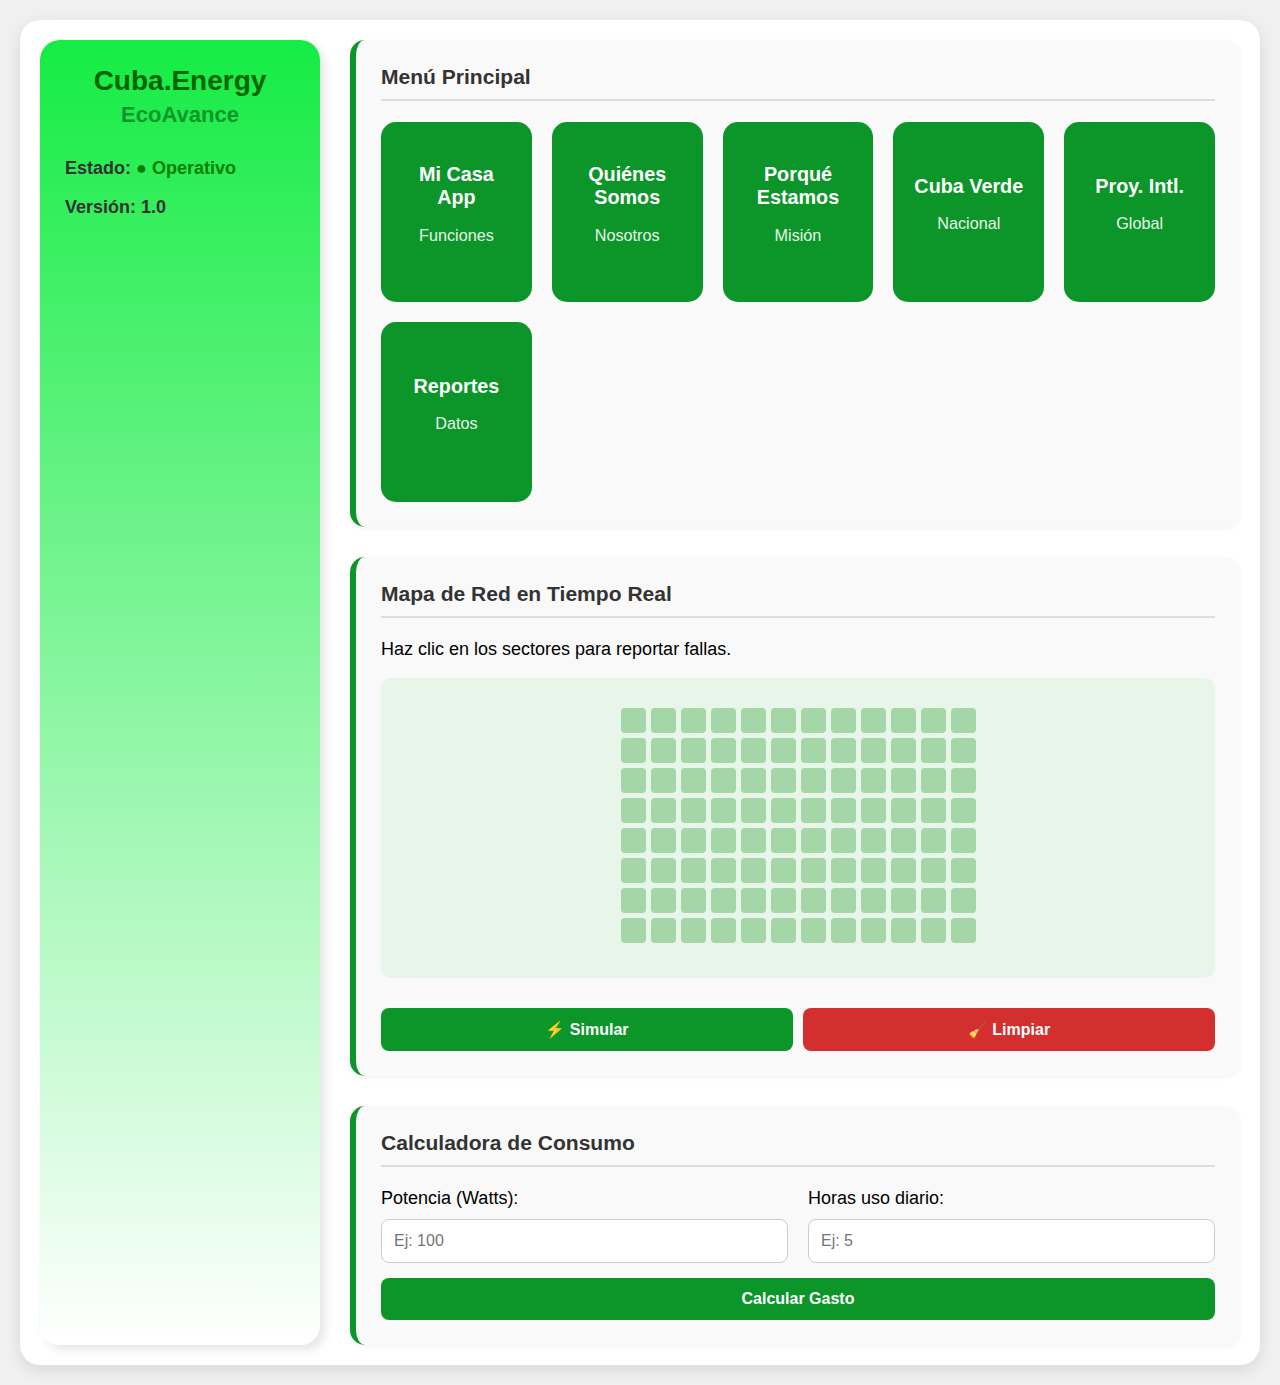
<file: index.html>
<!DOCTYPE html>
<html lang="es">
<head>
    <meta charset="UTF-8">
    <meta name="viewport" content="width=device-width, initial-scale=1.0">
    <link rel="stylesheet" href="página geografía.css">
    <title>Inicio - Cuba.Energy</title>
</head>
<body>
    <div class="página">
        <aside class="sidebar">
            <h1>Cuba.Energy</h1>
            <h2>EcoAvance</h2>
            <div class="estado-sistema">
                <p>Estado: <span style="color:green;">● Operativo</span></p>
                <p>Versión: 1.0</p>
            </div>
        </aside>

        <main class="main">
            <section class="card">
                <h3>Menú Principal</h3>
                <div class="recuadros-grid">
                    <a href="micasa-app.html" class="link-box">
                        <h2>Mi Casa App</h2><p>Funciones</p>
                    </a>
                    <a href="quienes-somos.html" class="link-box">
                        <h2>Quiénes Somos</h2><p>Nosotros</p>
                    </a>
                    <a href="porque-estamos.html" class="link-box">
                        <h2>Porqué Estamos</h2><p>Misión</p>
                    </a>
                    <a href="cuba-verde.html" class="link-box">
                        <h2>Cuba Verde</h2><p>Nacional</p>
                    </a>
                    <a href="proyectos-internacionales.html" class="link-box">
                        <h2>Proy. Intl.</h2><p>Global</p>
                    </a>
                    <a href="consumo-y-reportes.html" class="link-box">
                        <h2>Reportes</h2><p>Datos</p>
                    </a>
                </div>
            </section>

            <section class="card">
                <h3>Mapa de Red en Tiempo Real</h3>
                <p>Haz clic en los sectores para reportar fallas.</p>
                <div id="mapa" class="mapa"></div>
                <div style="display:flex; gap:10px;">
                    <button class="btn" onclick="simularCorte()">⚡ Simular</button>
                    <button class="btn" style="background:#d32f2f;" onclick="limpiarMapa()">🧹 Limpiar</button>
                </div>
            </section>

            <section class="card">
                <h3>Calculadora de Consumo</h3>
                <div style="display:flex; gap:20px; flex-wrap:wrap;">
                    <div style="flex:1;">
                        <label>Potencia (Watts):</label>
                        <input type="number" id="watts" placeholder="Ej: 100">
                    </div>
                    <div style="flex:1;">
                        <label>Horas uso diario:</label>
                        <input type="number" id="horas" placeholder="Ej: 5">
                    </div>
                </div>
                <button class="btn" onclick="calcular()">Calcular Gasto</button>
                <div id="resultado-calc" class="resultado"></div>
            </section>
        </main>
    </div>

    <script>
        // --- LÓGICA MAPA ---
        const mapa = document.getElementById('mapa');
        function crearMapa() {
            mapa.innerHTML = '';
            for(let i=0; i<8; i++){
                let fila = document.createElement('div');
                fila.className = 'map-row';
                for(let j=0; j<12; j++){
                    let celda = document.createElement('div');
                    celda.className = 'map-cell';
                    celda.onclick = function() { this.classList.toggle('alert'); };
                    fila.appendChild(celda);
                }
                mapa.appendChild(fila);
            }
        }
        
        window.simularCorte = function() {
            let celdas = document.querySelectorAll('.map-cell');
            for(let k=0; k<3; k++){
                let r = celdas[Math.floor(Math.random() * celdas.length)];
                r.classList.add('alert');
            }
            alert("⚠️ Cortes detectados en la red.");
        }

        window.limpiarMapa = function() {
            document.querySelectorAll('.map-cell').forEach(c => c.classList.remove('alert'));
        }

        // --- LÓGICA CALCULADORA ---
        window.calcular = function() {
            let w = parseFloat(document.getElementById('watts').value);
            let h = parseFloat(document.getElementById('horas').value);
            let res = document.getElementById('resultado-calc');
            
            if(isNaN(w) || isNaN(h)) { alert("Ingresa números válidos."); return; }
            
            let kwh = (w * h) / 1000;
            let costo = kwh * 3.50; // Precio ficticio
            
            res.style.display = 'block';
            res.innerHTML = `Consumo: ${kwh.toFixed(2)} kWh<br>Costo: $${costo.toFixed(2)} CUP`;
        }

        crearMapa();
    </script>
</body>
</html>
</file>
<file: página geografía.css>
/* --- GENERAL --- */
body {
    background-color: #f0f0f0;
    margin: 0;
    font-family: 'Segoe UI', Tahoma, Geneva, Verdana, sans-serif;
    font-size: 18px; /* Texto grande */
}

.página {
    background-color: #ffffff;
    margin: 20px auto;
    max-width: 1200px;
    border-radius: 20px;
    box-shadow: 0 5px 15px rgba(0,0,0,0.1);
    padding: 20px;
    display: flex;
    gap: 30px;
    min-height: 95vh;
}

/* --- SIDEBAR (COMÚN) --- */
.sidebar {
    width: 280px;
    background: linear-gradient(180deg, #15ec44 0%, #ffffff 100%);
    border-radius: 20px;
    padding: 25px;
    box-sizing: border-box;
    flex-shrink: 0;
    text-align: center;
    box-shadow: 5px 5px 10px rgba(0,0,0,0.1);
}
.sidebar h1 { color: #006400; margin: 0; font-size: 28px; }
.sidebar h2 { color: #0c9629; margin: 5px 0 20px 0; font-size: 22px; }
.estado-sistema { margin-top: 30px; text-align: left; font-weight: bold; color: #333; }

/* --- CONTENIDO PRINCIPAL --- */
.main {
    flex: 1;
    display: flex;
    flex-direction: column;
    gap: 30px; /* Separación entre bloques */
}

.card {
    background: #f9f9f9;
    padding: 25px;
    border-radius: 15px;
    border-left: 6px solid #0c9629;
    box-shadow: 0 2px 5px rgba(0,0,0,0.05);
}
.card h3 { margin-top: 0; color: #333; border-bottom: 2px solid #ddd; padding-bottom: 10px; }

/* GRID DE ENLACES */
.recuadros-grid {
    display: grid;
    grid-template-columns: repeat(auto-fit, minmax(150px, 1fr));
    gap: 20px;
}
.link-box {
    background-color: #0c9629;
    color: white;
    padding: 20px;
    border-radius: 15px;
    text-align: center;
    text-decoration: none;
    display: flex; flex-direction: column; justify-content: center; align-items: center;
    height: 140px;
    transition: transform 0.2s;
}
.link-box:hover { transform: translateY(-5px); box-shadow: 0 5px 15px rgba(0,0,0,0.2); }
.link-box h2 { margin: 0; font-size: 1.1em; }
.link-box p { font-size: 0.9em; opacity: 0.9; }

/* MAPA INTERACTIVO */
.mapa {
    width: 100%; height: 300px;
    background: #e8f5e9;
    border-radius: 10px;
    display: flex; flex-direction: column; align-items: center; justify-content: center;
    margin-bottom: 15px;
}
.map-row { display: flex; gap: 5px; margin-bottom: 5px; }
.map-cell { width: 25px; height: 25px; background: #a5d6a7; border-radius: 4px; cursor: pointer; }
.map-cell.alert { background: #d32f2f; animation: pulse 1s infinite; }
@keyframes pulse { 0% {opacity:1;} 50% {opacity:0.6;} 100% {opacity:1;} }

/* CALCULADORA */
input {
    width: 100%; padding: 12px; margin-top: 10px;
    border: 1px solid #ccc; border-radius: 8px; font-size: 16px; box-sizing: border-box;
}
.btn {
    width: 100%; padding: 12px; margin-top: 15px;
    background: #0c9629; color: white; border: none; border-radius: 8px;
    font-size: 16px; font-weight: bold; cursor: pointer;
}
.btn:hover { background: #08701e; }
.resultado {
    background: #dcedc8; color: #1b5e20; padding: 15px;
    border-radius: 8px; margin-top: 15px; font-weight: bold; display: none;
}

/* --- ADAPTACIÓN MÓVIL --- */
@media (max-width: 768px) {
    .página { flex-direction: column; padding: 10px; width: 95%; margin: 10px auto; }
    .sidebar { width: 100%; height: auto; margin-bottom: 20px; }
    .recuadros-grid { grid-template-columns: repeat(2, 1fr); }
    .map-cell { width: 18px; height: 18px; }
}
</file>
